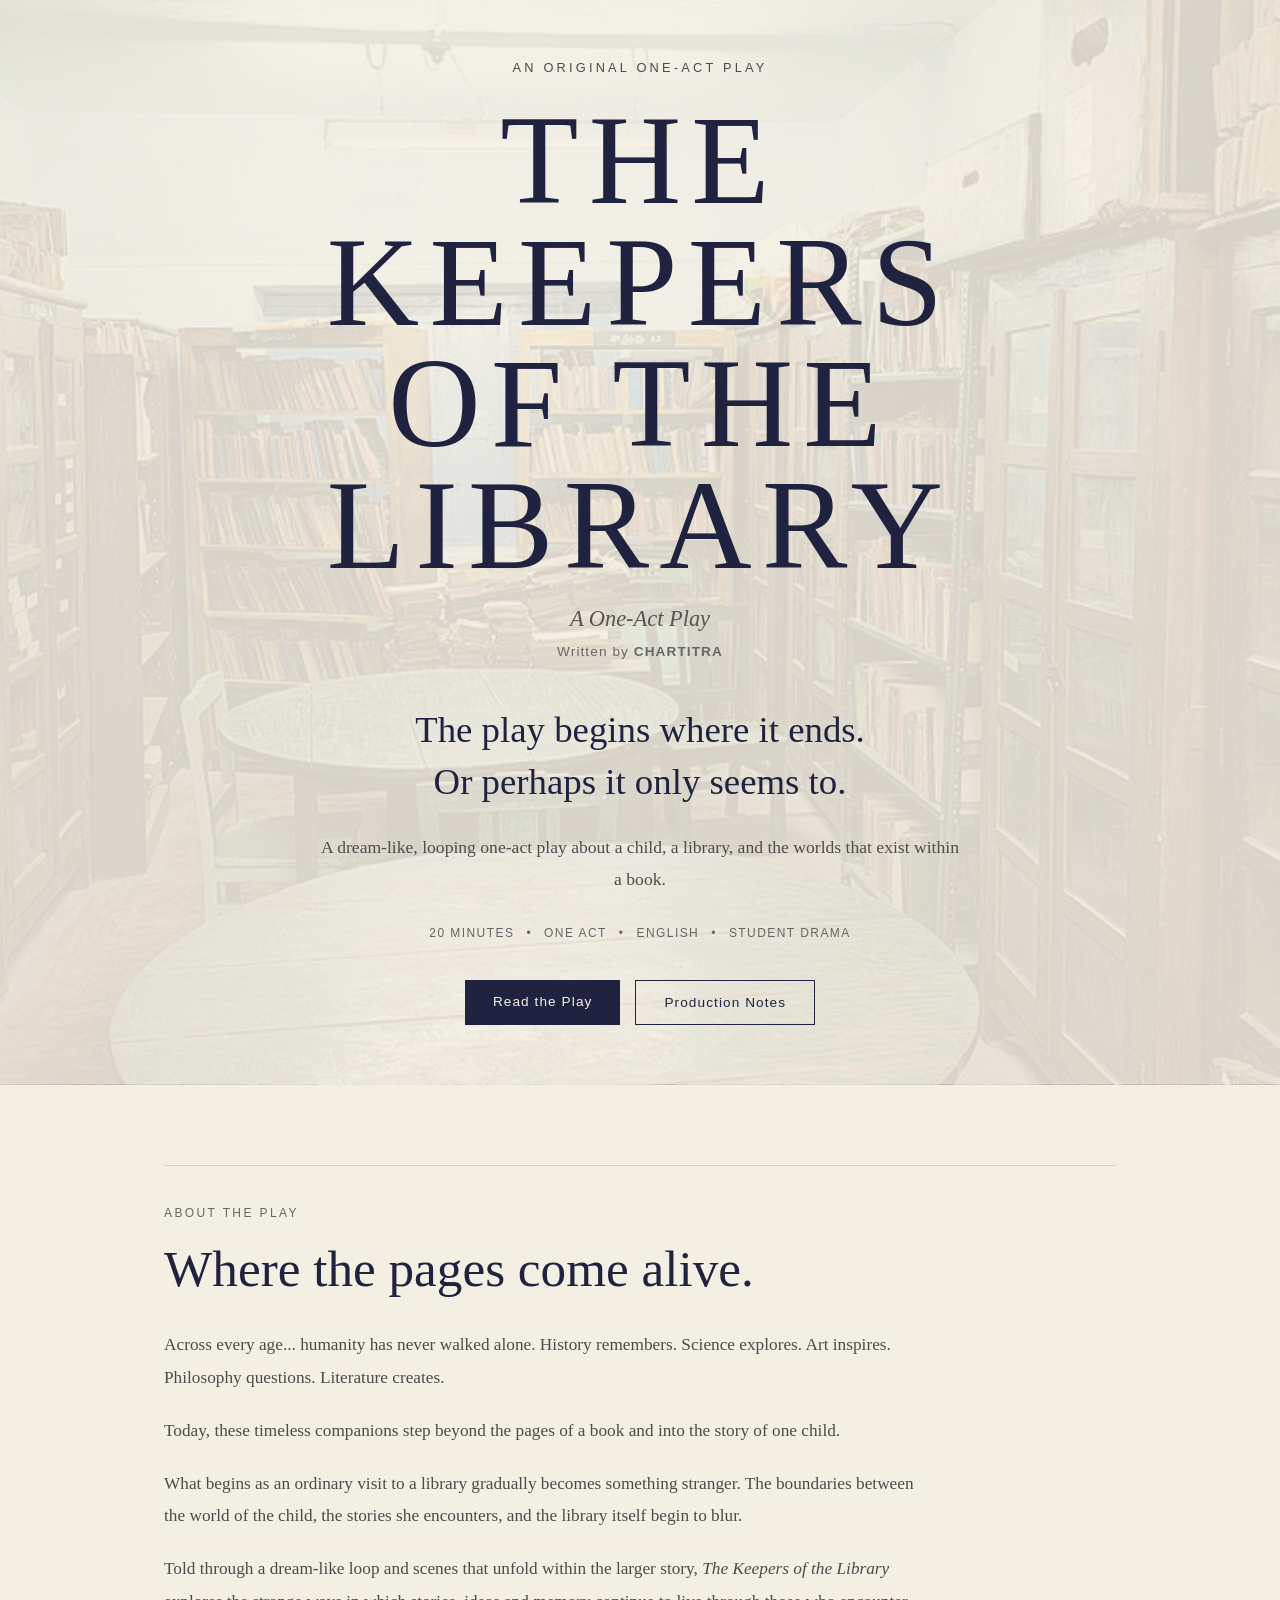
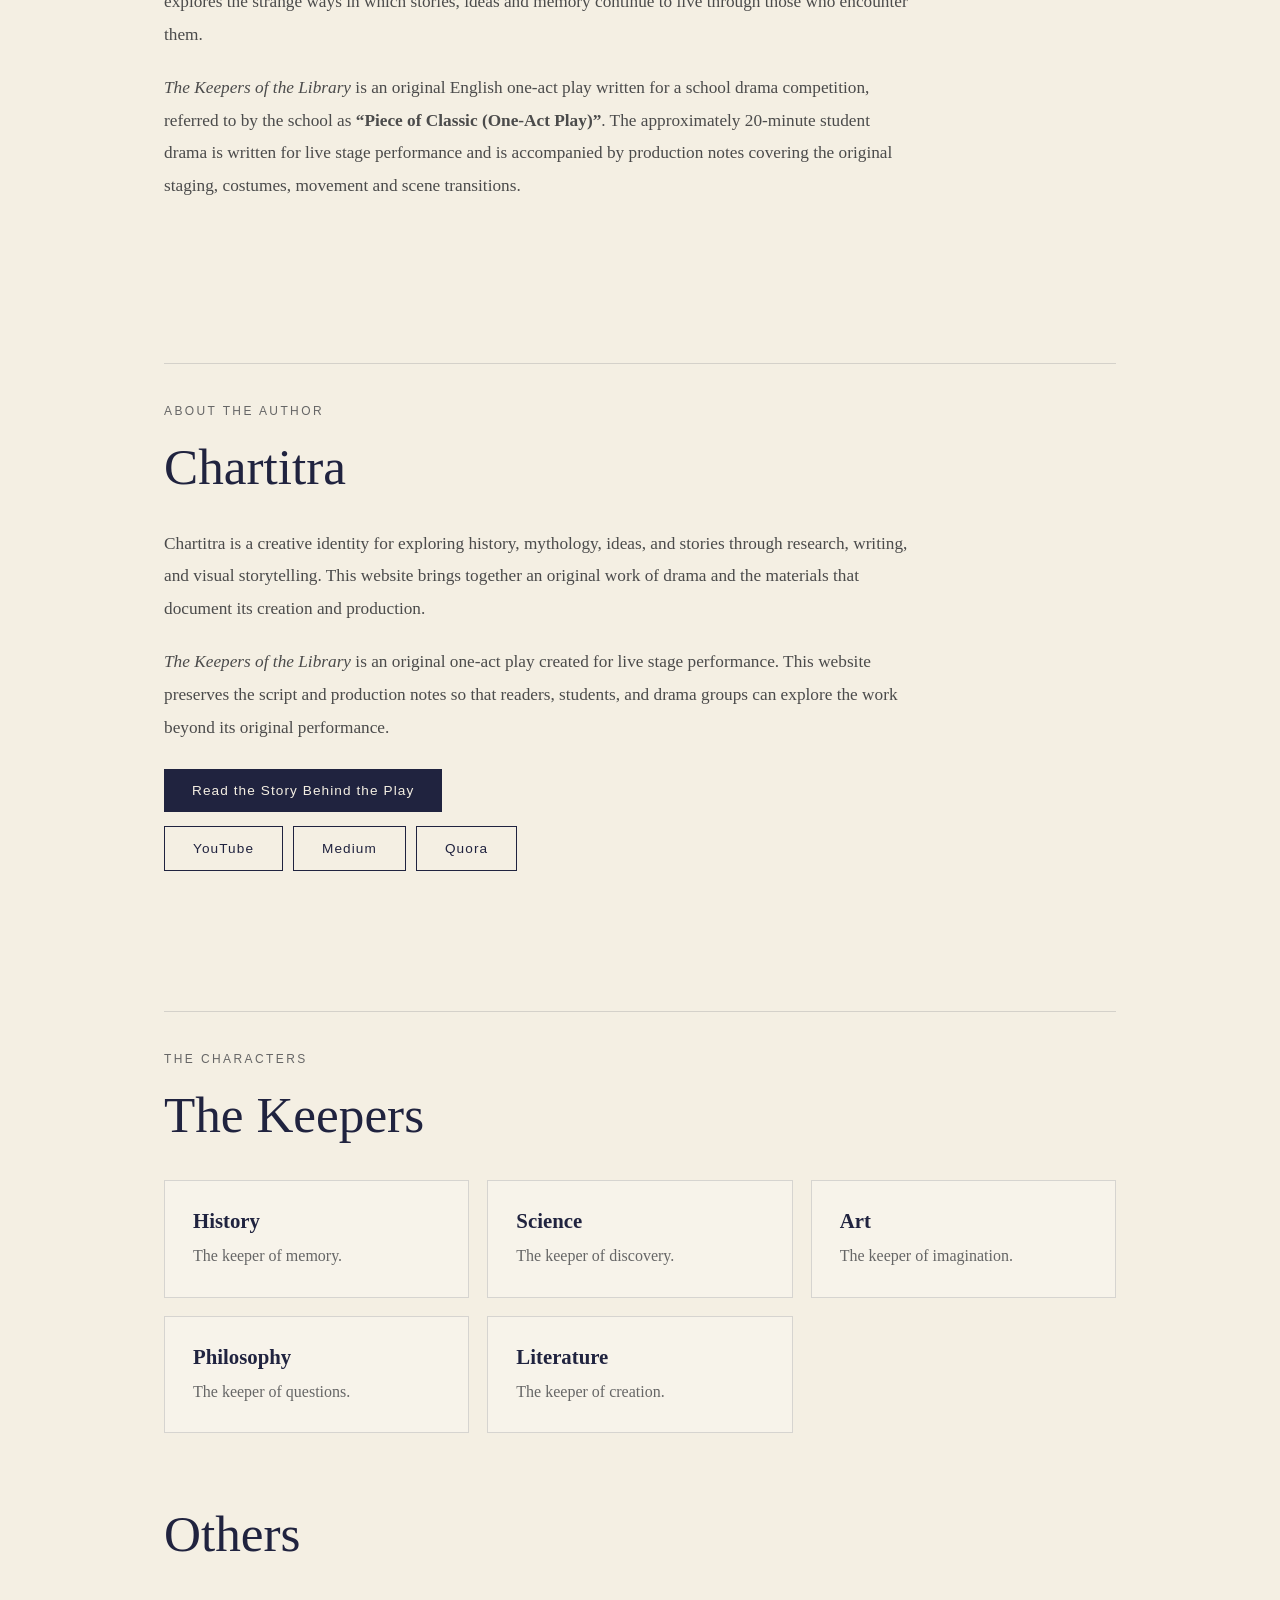
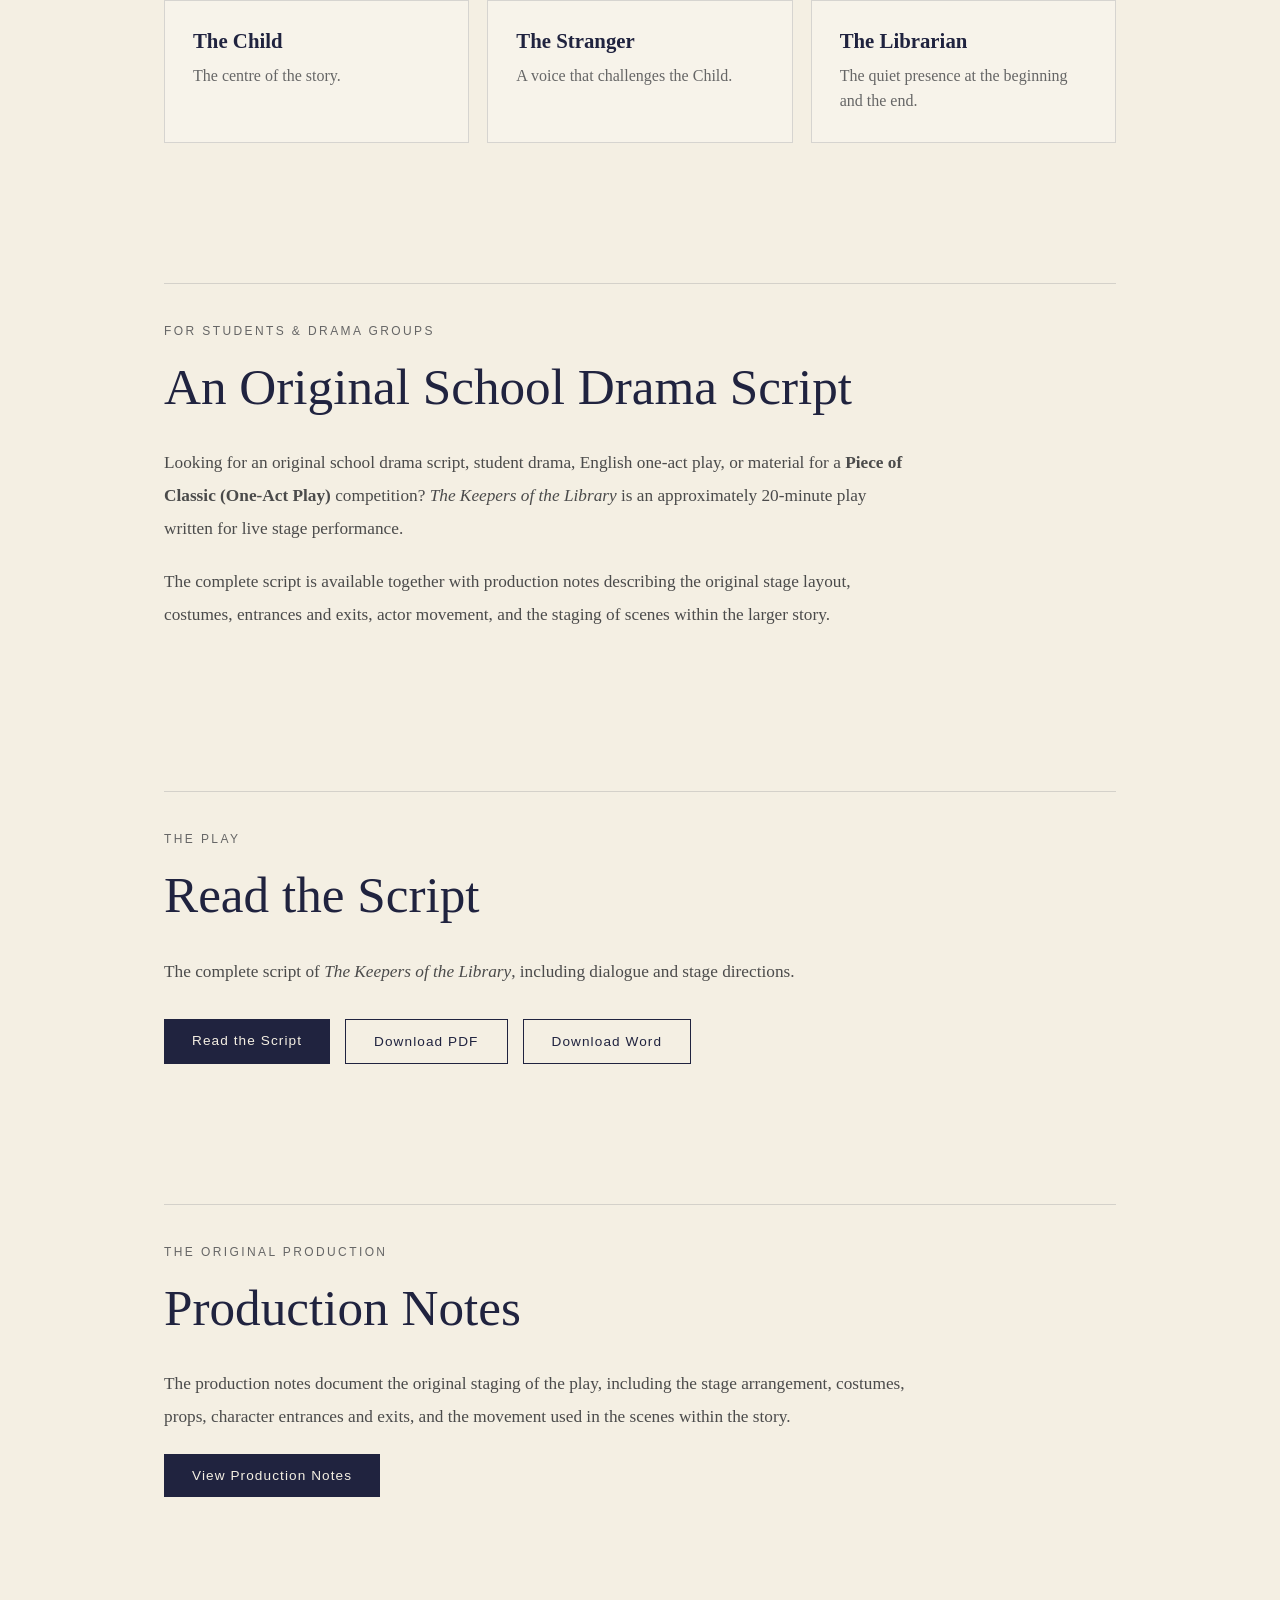
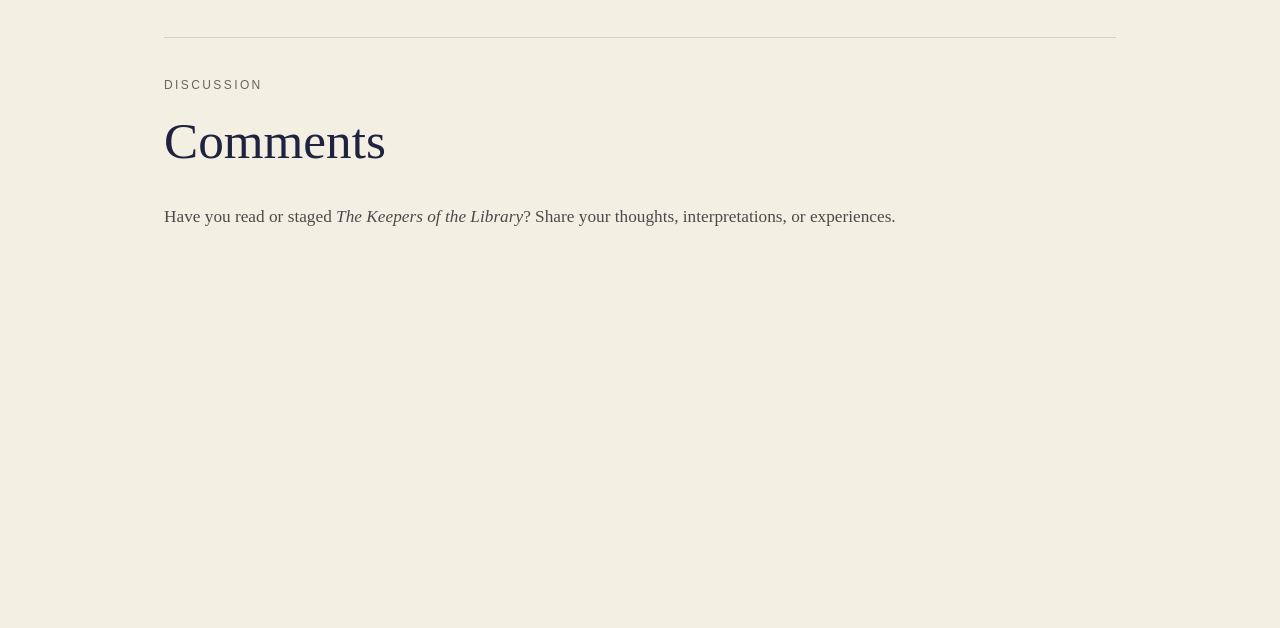
<file: index.html>
<!DOCTYPE html>
<html lang="en">
<head>
    <meta charset="UTF-8">
    <meta name="viewport" content="width=device-width, initial-scale=1.0">

    <title>The Keepers of the Library | Original One-Act Play</title>

   <meta name="description" content="Read The Keepers of the Library, an original English one-act play. Explore the complete script, production notes, staging, and the story behind the play.">
    <script type="application/ld+json">
    {
      "@context": "https://schema.org",
      "@type": "CreativeWork",
      "name": "The Keepers of the Library",
      "author": {
  "@type": "Organization",
  "name": "Chartitra",
  "url": "https://www.youtube.com/@Chartitra"
},
      "description": "An original English one-act play written for student drama.",
      "url": "https://pgn28.github.io/the-library-play/"
    }
    </script>

    <link rel="stylesheet" href="style.css">
</head>

<body>

    <header class="hero">

        <div class="hero-content">

            <p class="eyebrow">AN ORIGINAL ONE-ACT PLAY</p>

            <h1>THE KEEPERS OF THE LIBRARY</h1>

            <p class="subtitle">A One-Act Play</p>
<p class="author">Written by <strong>CHARTITRA</strong></p>

            <p class="tagline">
                The play begins where it ends.<br>
                Or perhaps it only seems to.
            </p>

            <p class="description">
                A dream-like, looping one-act play about a child,
                a library, and the worlds that exist within a book.
            </p>

            <div class="details">
                <span>20 MINUTES</span>
                <span>•</span>
                <span>ONE ACT</span>
                <span>•</span>
                <span>ENGLISH</span>
                <span>•</span>
                <span>STUDENT DRAMA</span>
            </div>

            <div class="hero-buttons">
                <a href="#script" class="button primary">
                    Read the Play
                </a>

                <a href="#production" class="button secondary">
                    Production Notes
                </a>
            </div>

        </div>

    </header>

   <main>

    <section id="about" class="content-section">

        <p class="section-label">ABOUT THE PLAY</p>

        <h2>Where the pages come alive.</h2>

        <p>
            Across every age... humanity has never walked alone.
            History remembers. Science explores. Art inspires.
            Philosophy questions. Literature creates.
        </p>

        <p>
            Today, these timeless companions step beyond the pages
            of a book and into the story of one child.
        </p>

        <p>
            What begins as an ordinary visit to a library gradually
            becomes something stranger. The boundaries between the
            world of the child, the stories she encounters, and the
            library itself begin to blur.
        </p>

        <p>
            Told through a dream-like loop and scenes that unfold
            within the larger story, <em>The Keepers of the Library</em> explores
            the strange ways in which stories, ideas and memory
            continue to live through those who encounter them.
        </p>
        <p>
    <em>The Keepers of the Library</em> is an original English
    one-act play written for a school drama competition, referred
    to by the school as <strong>“Piece of Classic (One-Act Play)”</strong>.
    The approximately 20-minute student drama is written for live
    stage performance and is accompanied by production notes covering
    the original staging, costumes, movement and scene transitions.
</p>

    </section>
       
<section id="author" class="content-section">
    <p class="section-label">ABOUT THE AUTHOR</p>
    <h2>Chartitra</h2>

    <p>
        Chartitra is a creative identity for exploring history,
        mythology, ideas, and stories through research, writing,
        and visual storytelling. This website brings together
        an original work of drama and the materials that document
        its creation and production.
    </p>

    <p>
        <em>The Keepers of the Library</em> is an original
        one-act play created for live stage performance.
        This website preserves the script and production notes
        so that readers, students, and drama groups can explore
        the work beyond its original performance.
    </p>

    <div class="author-links">
        <a href="https://chartitra.medium.com/4b186a186d68"
           class="button primary"
           target="_blank"
           rel="noopener noreferrer">
            Read the Story Behind the Play
        </a>

        <div class="author-social-links">
            <a href="https://www.youtube.com/@Chartitra"
               class="button secondary"
               target="_blank"
               rel="noopener noreferrer">
                YouTube
            </a>

            <a href="https://medium.com/@chartitra"
               class="button secondary"
               target="_blank"
               rel="noopener noreferrer">
                Medium
            </a>

            <a href="https://www.quora.com/profile/Chartitra"
               class="button secondary"
               target="_blank"
               rel="noopener noreferrer">
                Quora
            </a>
        </div>
    </div>
</section>

    <section id="characters" class="content-section">

        <p class="section-label">THE CHARACTERS</p>

        <h2>The Keepers</h2>

        <div class="character-grid">

            <article class="character-card">
                <h3>History</h3>
                <p>The keeper of memory.</p>
            </article>

            <article class="character-card">
                <h3>Science</h3>
                <p>The keeper of discovery.</p>
            </article>

            <article class="character-card">
                <h3>Art</h3>
                <p>The keeper of imagination.</p>
            </article>

            <article class="character-card">
                <h3>Philosophy</h3>
                <p>The keeper of questions.</p>
            </article>

            <article class="character-card">
                <h3>Literature</h3>
                <p>The keeper of creation.</p>
            </article>

        </div>


        <h2 class="secondary-heading">Others</h2>

        <div class="character-grid">

            <article class="character-card">
                <h3>The Child</h3>
                <p>The centre of the story.</p>
            </article>

            <article class="character-card">
                <h3>The Stranger</h3>
                <p>A voice that challenges the Child.</p>
            </article>

            <article class="character-card">
                <h3>The Librarian</h3>
                <p>The quiet presence at the beginning and the end.</p>
            </article>

        </div>

    </section>
<section id="students" class="content-section">

    <p class="section-label">FOR STUDENTS & DRAMA GROUPS</p>

    <h2>An Original School Drama Script</h2>

    <p>
        Looking for an original school drama script, student drama,
        English one-act play, or material for a
        <strong>Piece of Classic (One-Act Play)</strong> competition?
        <em>The Keepers of the Library</em> is an approximately
        20-minute play written for live stage performance.
    </p>

    <p>
        The complete script is available together with production
        notes describing the original stage layout, costumes,
        entrances and exits, actor movement, and the staging of
        scenes within the larger story.
    </p>

</section>

    <section id="script" class="content-section">

        <p class="section-label">THE PLAY</p>

        <h2>Read the Script</h2>

        <p>
            The complete script of <em>The Keepers of the Library</em>, including
            dialogue and stage directions.
        </p>

<div class="download-buttons">

    <a href="read-script.html"
       class="button primary">
        Read the Script
    </a>

    <a href="assets/documents/The-Keepers-of-the-Library-One-Act-Play.pdf"
       class="button secondary"
       target="_blank">
        Download PDF
    </a>

    <a href="assets/documents/The-Keepers-of-the-Library-One-Act-Play.docx"
       class="button secondary"
       download>
        Download Word
    </a>

</div>

    </section>


    <section id="production" class="content-section">

        <p class="section-label">THE ORIGINAL PRODUCTION</p>

        <h2>Production Notes</h2>

        <p>
            The production notes document the original staging of
            the play, including the stage arrangement, costumes,
            props, character entrances and exits, and the movement
            used in the scenes within the story.
        </p>

        <a href="production-notes.html" class="button primary">
            View Production Notes
        </a>

    </section>


    <section id="comments" class="content-section">

        <p class="section-label">DISCUSSION</p>

        <h2>Comments</h2>

        <p>
            Have you read or staged <em>The Keepers of the Library</em>?
            Share your thoughts, interpretations, or experiences.
        </p>

        <!-- Remarkbox -->
        <div id="remarkbox-div">
          <noscript>
            <iframe id="remarkbox-iframe"
                    src="https://my.remarkbox.com/embed?nojs=true&mode=light"
                    style="height:600px;width:100%;border:none!important"
                    tabindex="0"></iframe>
          </noscript>
        </div>

        <script src="https://my.remarkbox.com/static/js/iframe-resizer/iframeResizer.min.js"></script>

        <script>
          var rb_owner_key = "698da224-95b8-11f1-bef5-040140774501";
          var thread_uri = window.location.href;
          var thread_title = window.document.title;
          var thread_fragment = window.location.hash;

          var rb_src = "https://my.remarkbox.com/embed" +
              "?rb_owner_key=" + rb_owner_key +
              "&thread_title=" + encodeURI(thread_title) +
              "&thread_uri=" + encodeURIComponent(thread_uri) +
              "&mode=light" +
              thread_fragment;

          function create_remarkbox_iframe() {
            var ifrm = document.createElement("iframe");
            ifrm.setAttribute("id", "remarkbox-iframe");
            ifrm.setAttribute("scrolling", "no");
            ifrm.setAttribute("src", rb_src);
            ifrm.setAttribute("frameborder", "0");
            ifrm.setAttribute("tabindex", "0");
            ifrm.setAttribute("title", "Remarkbox");
            ifrm.style.width = "100%";
            document.getElementById("remarkbox-div").appendChild(ifrm);
          }

          create_remarkbox_iframe();

          iFrameResize(
            {
              checkOrigin: ["https://my.remarkbox.com"],
              inPageLinks: true,
              initCallback: function(e) {
                e.iFrameResizer.moveToAnchor(thread_fragment);
              }
            },
            document.getElementById("remarkbox-iframe")
          );
        </script>

    </section>

</main>

</body>
</html>
</file>
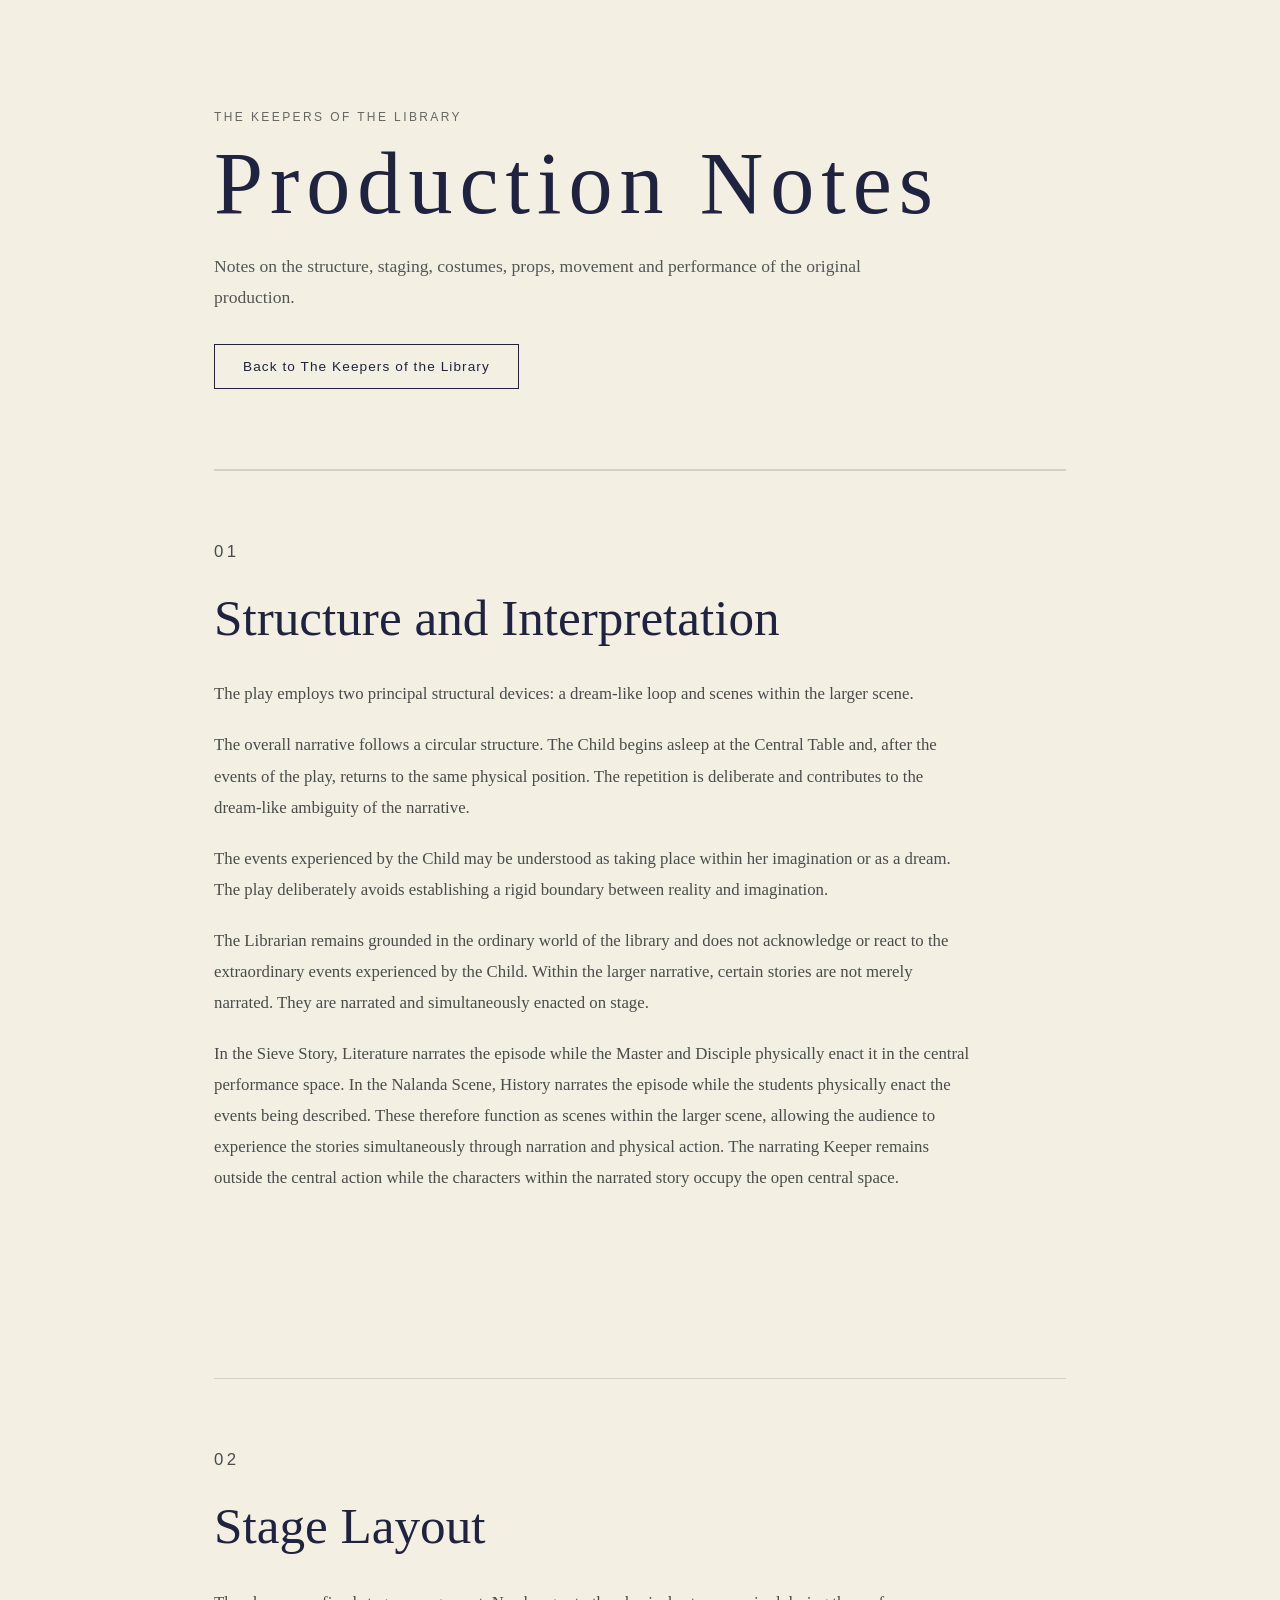
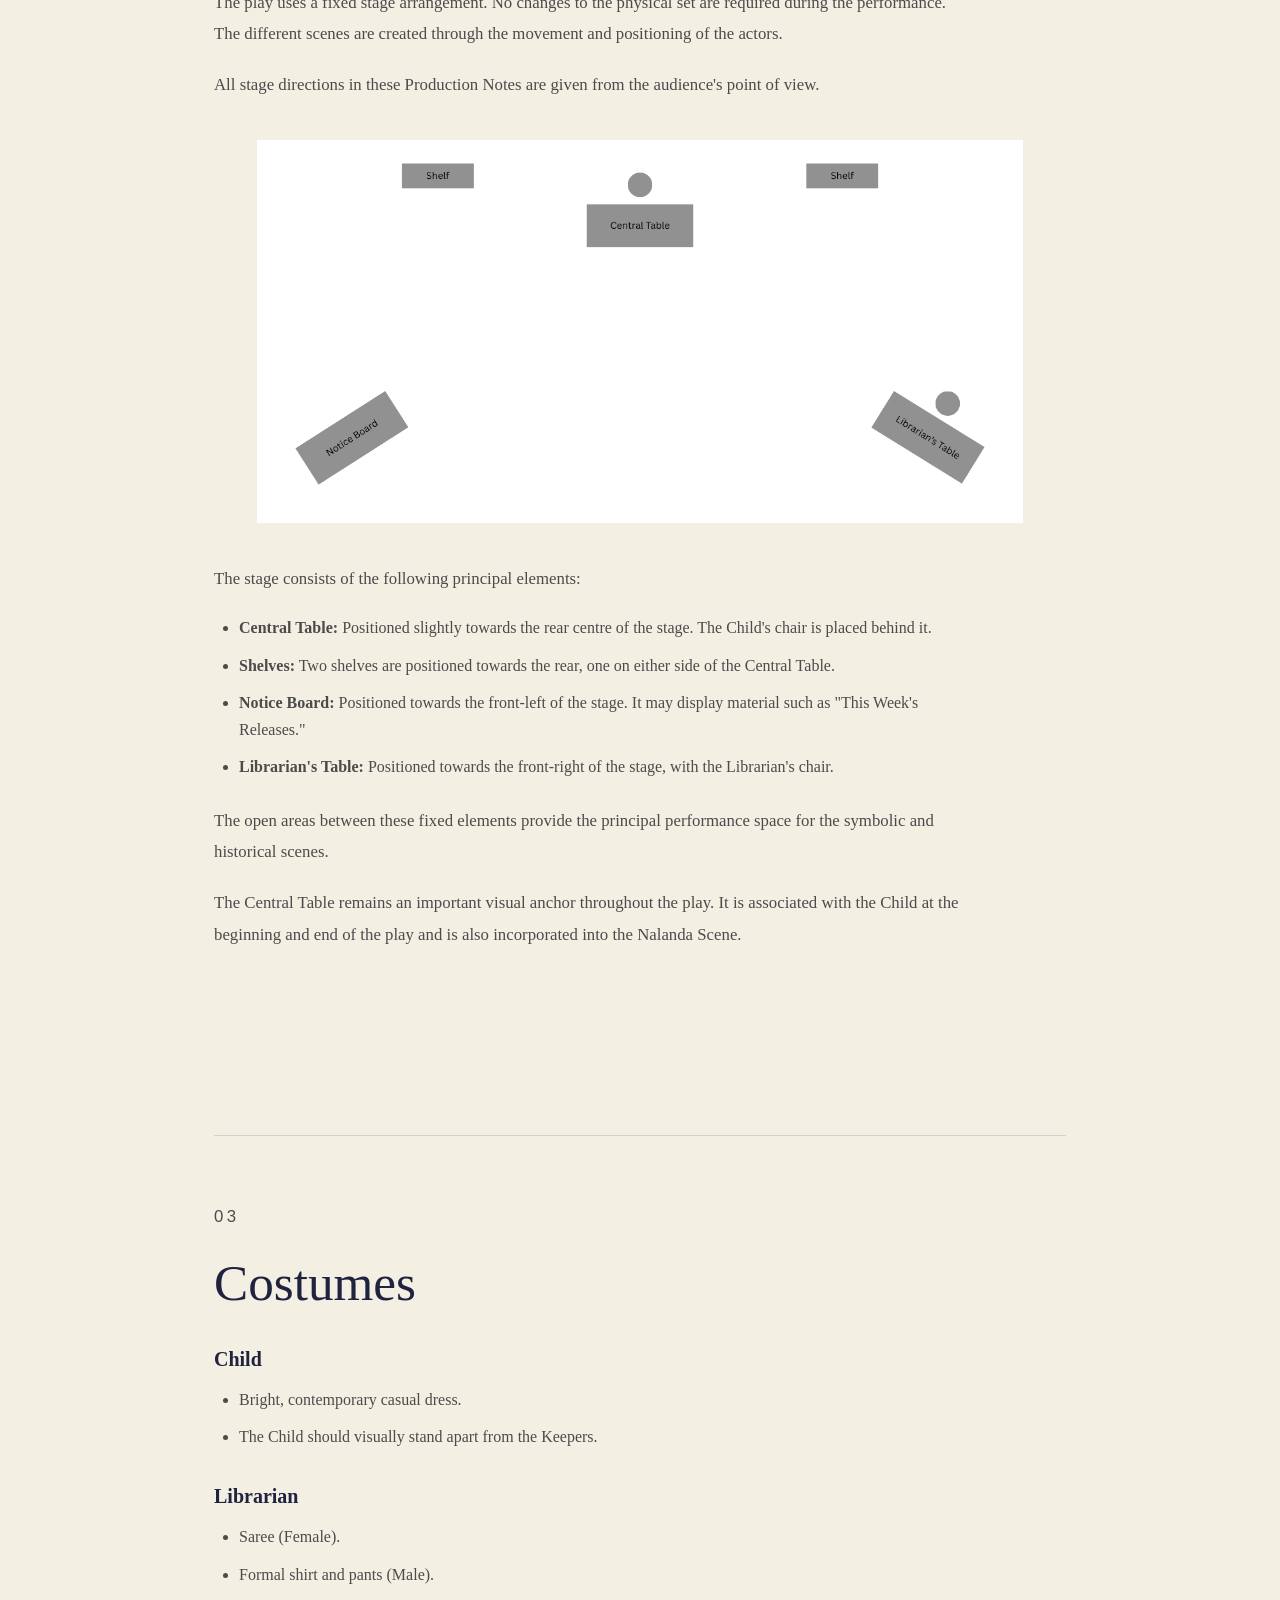
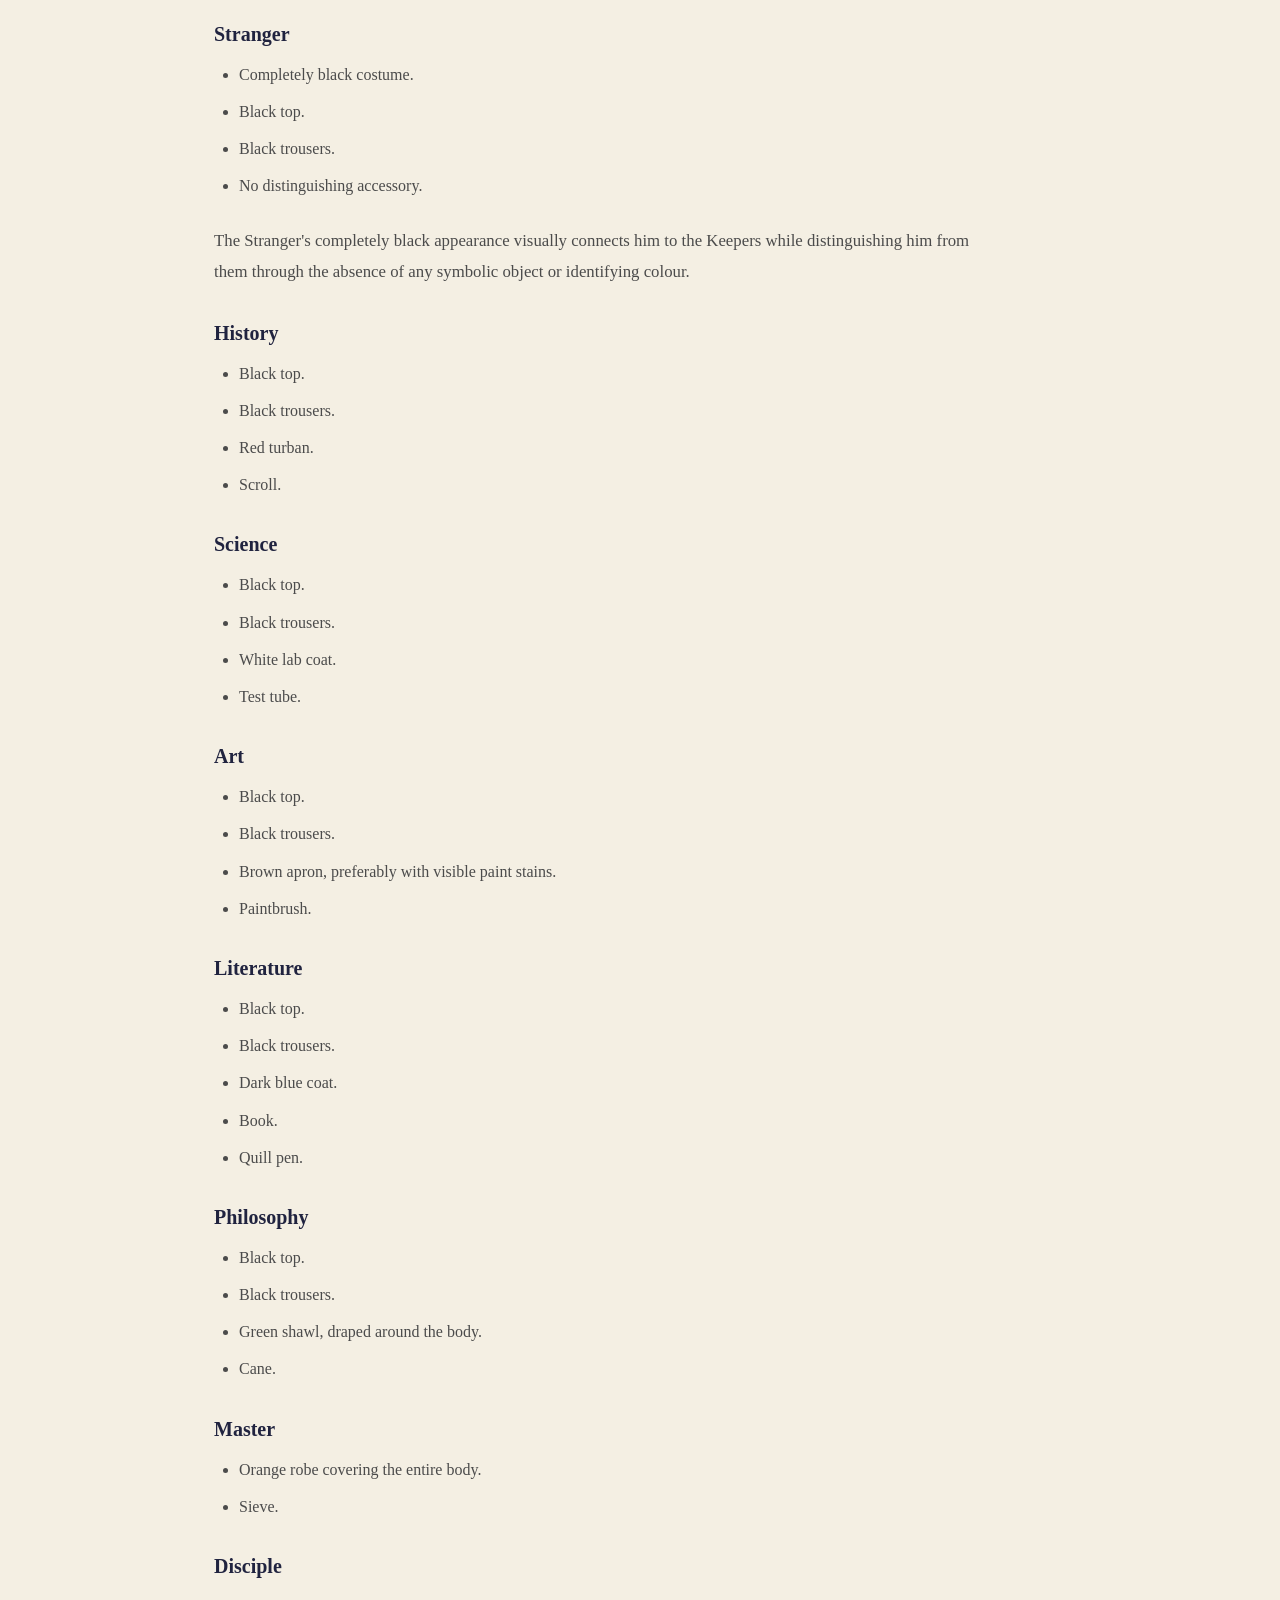
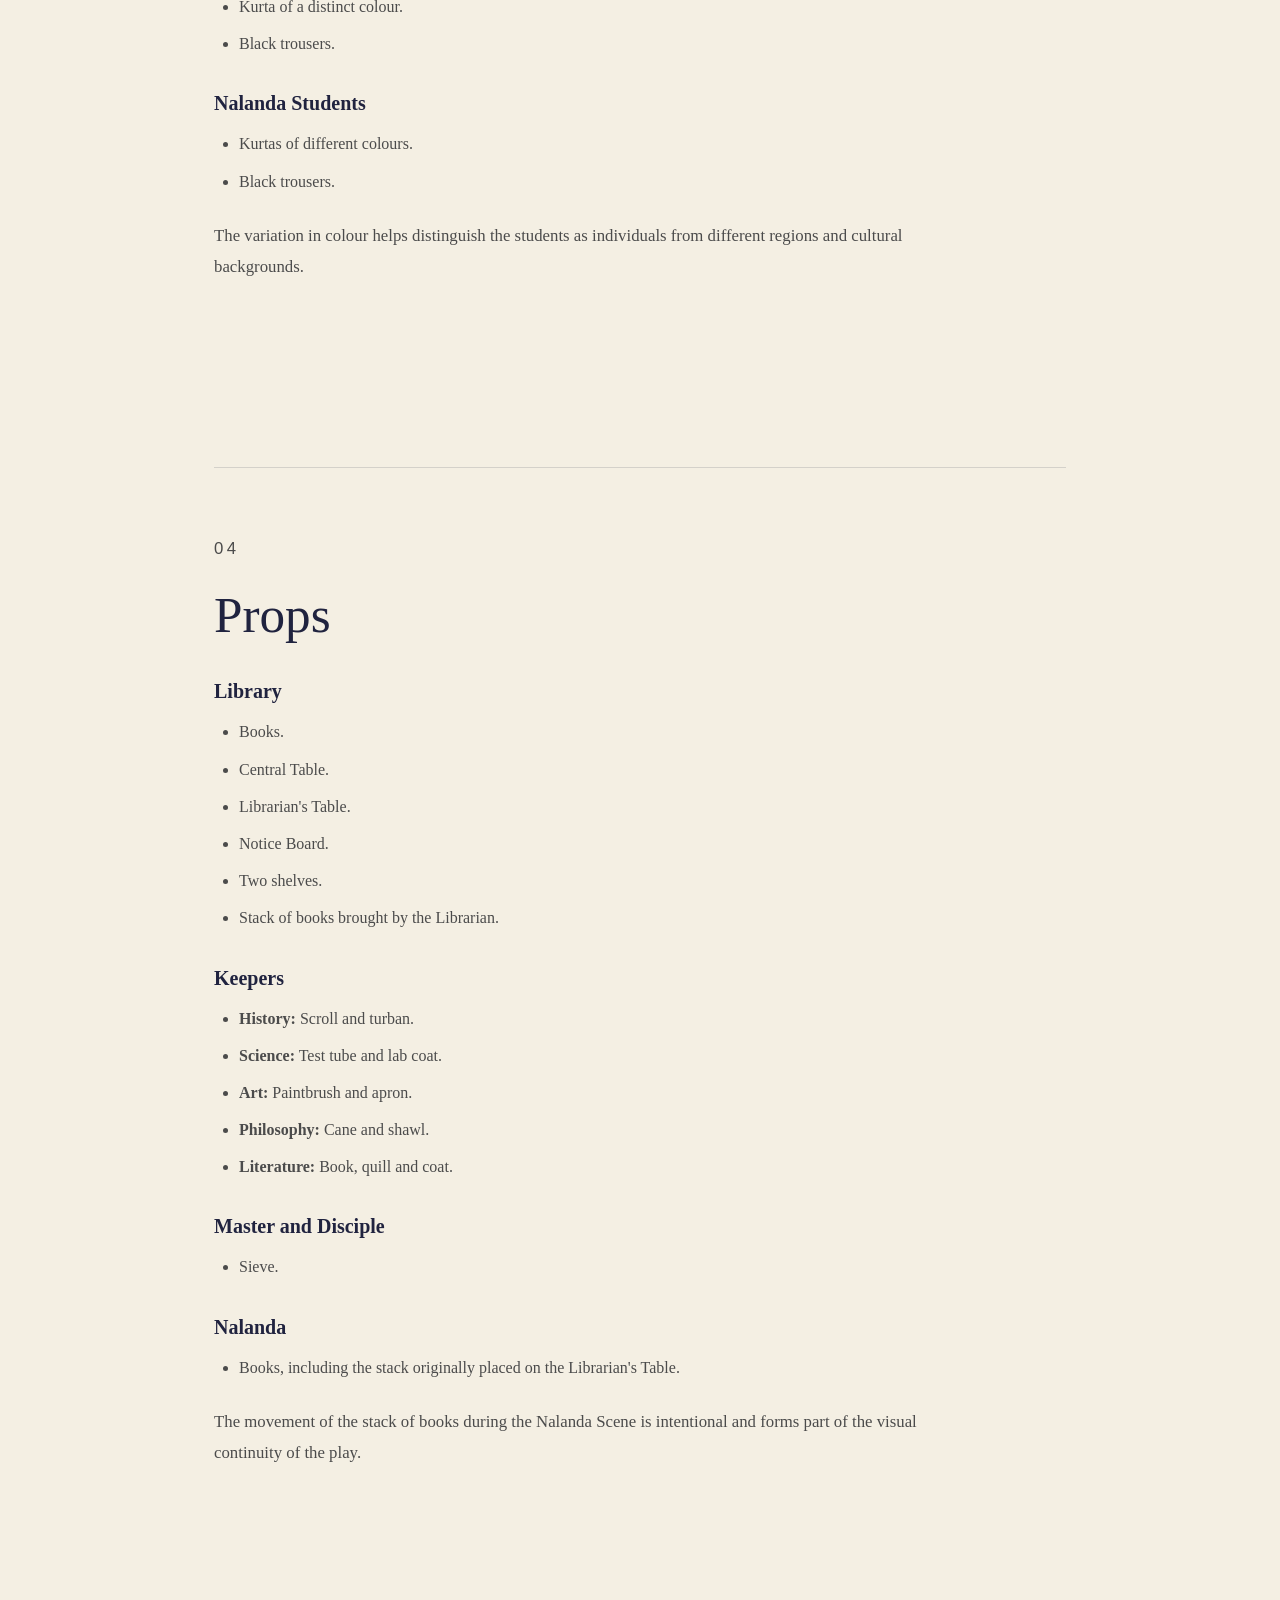
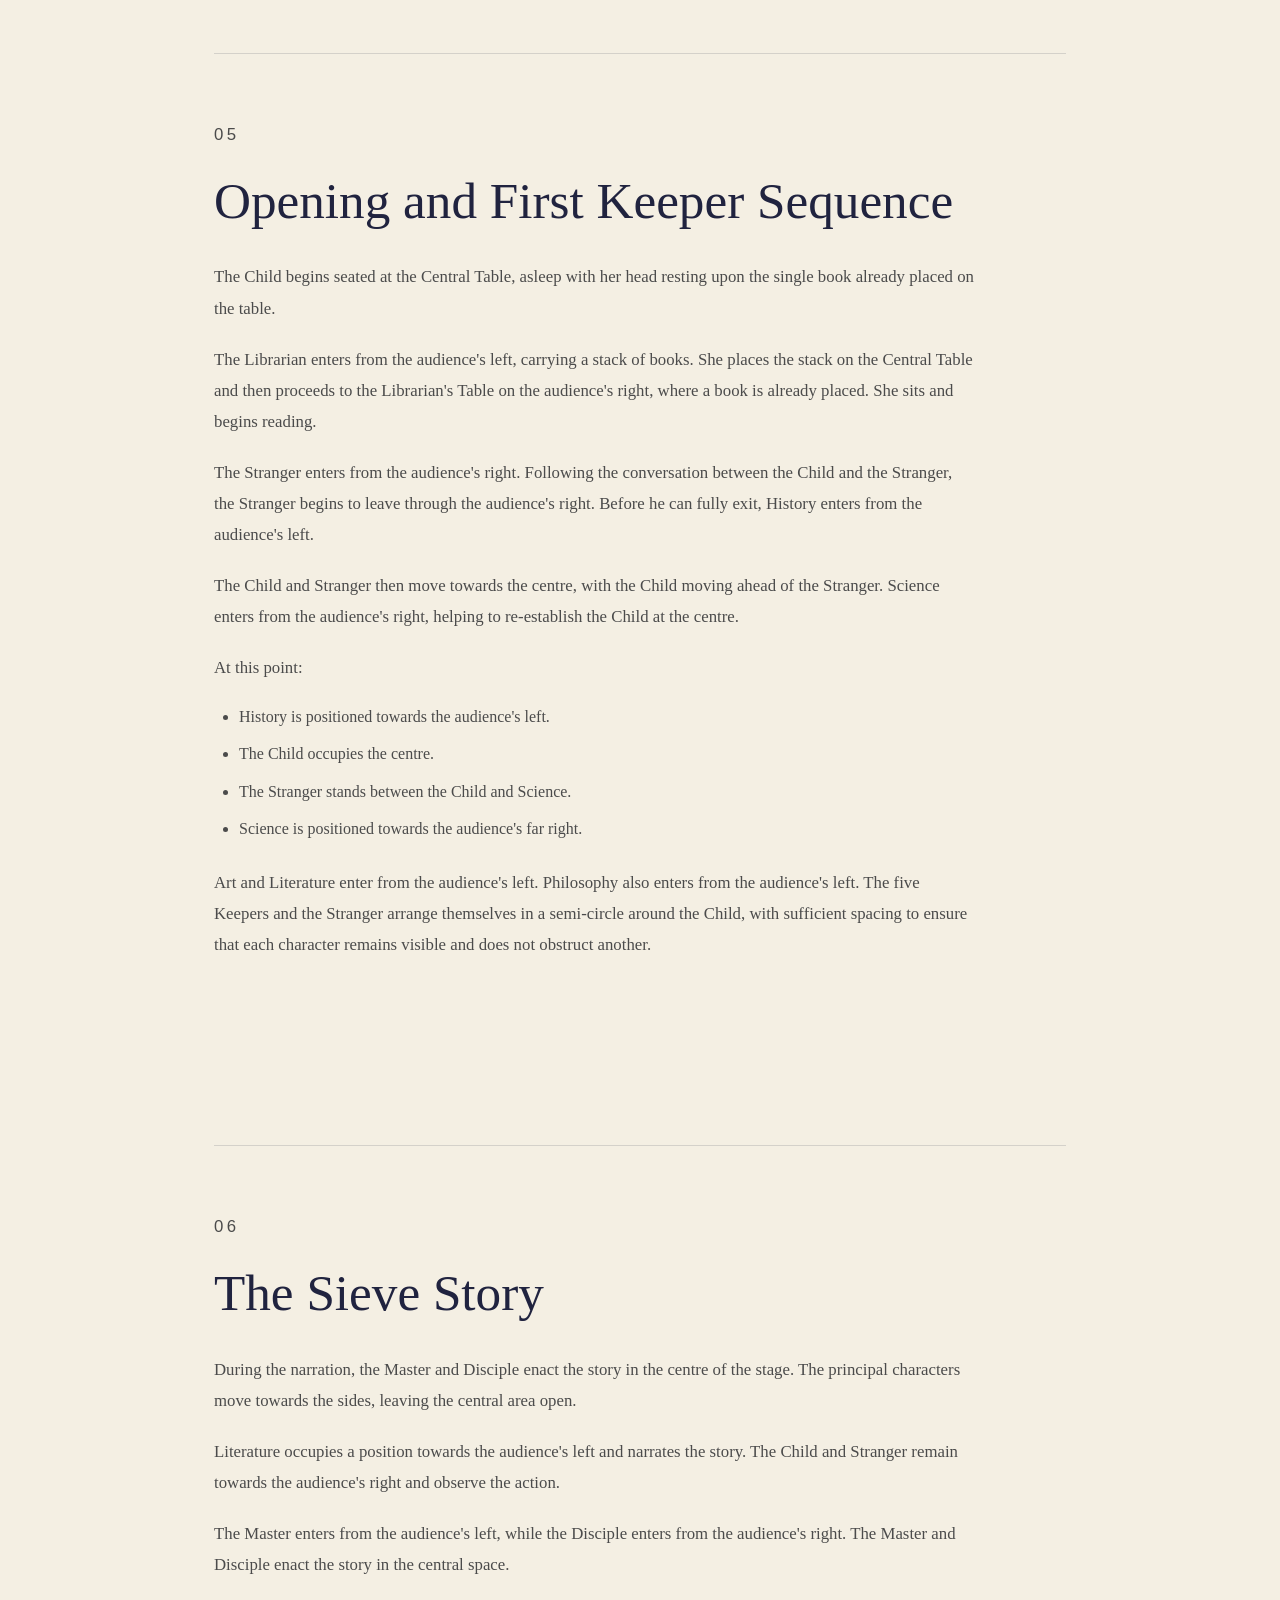
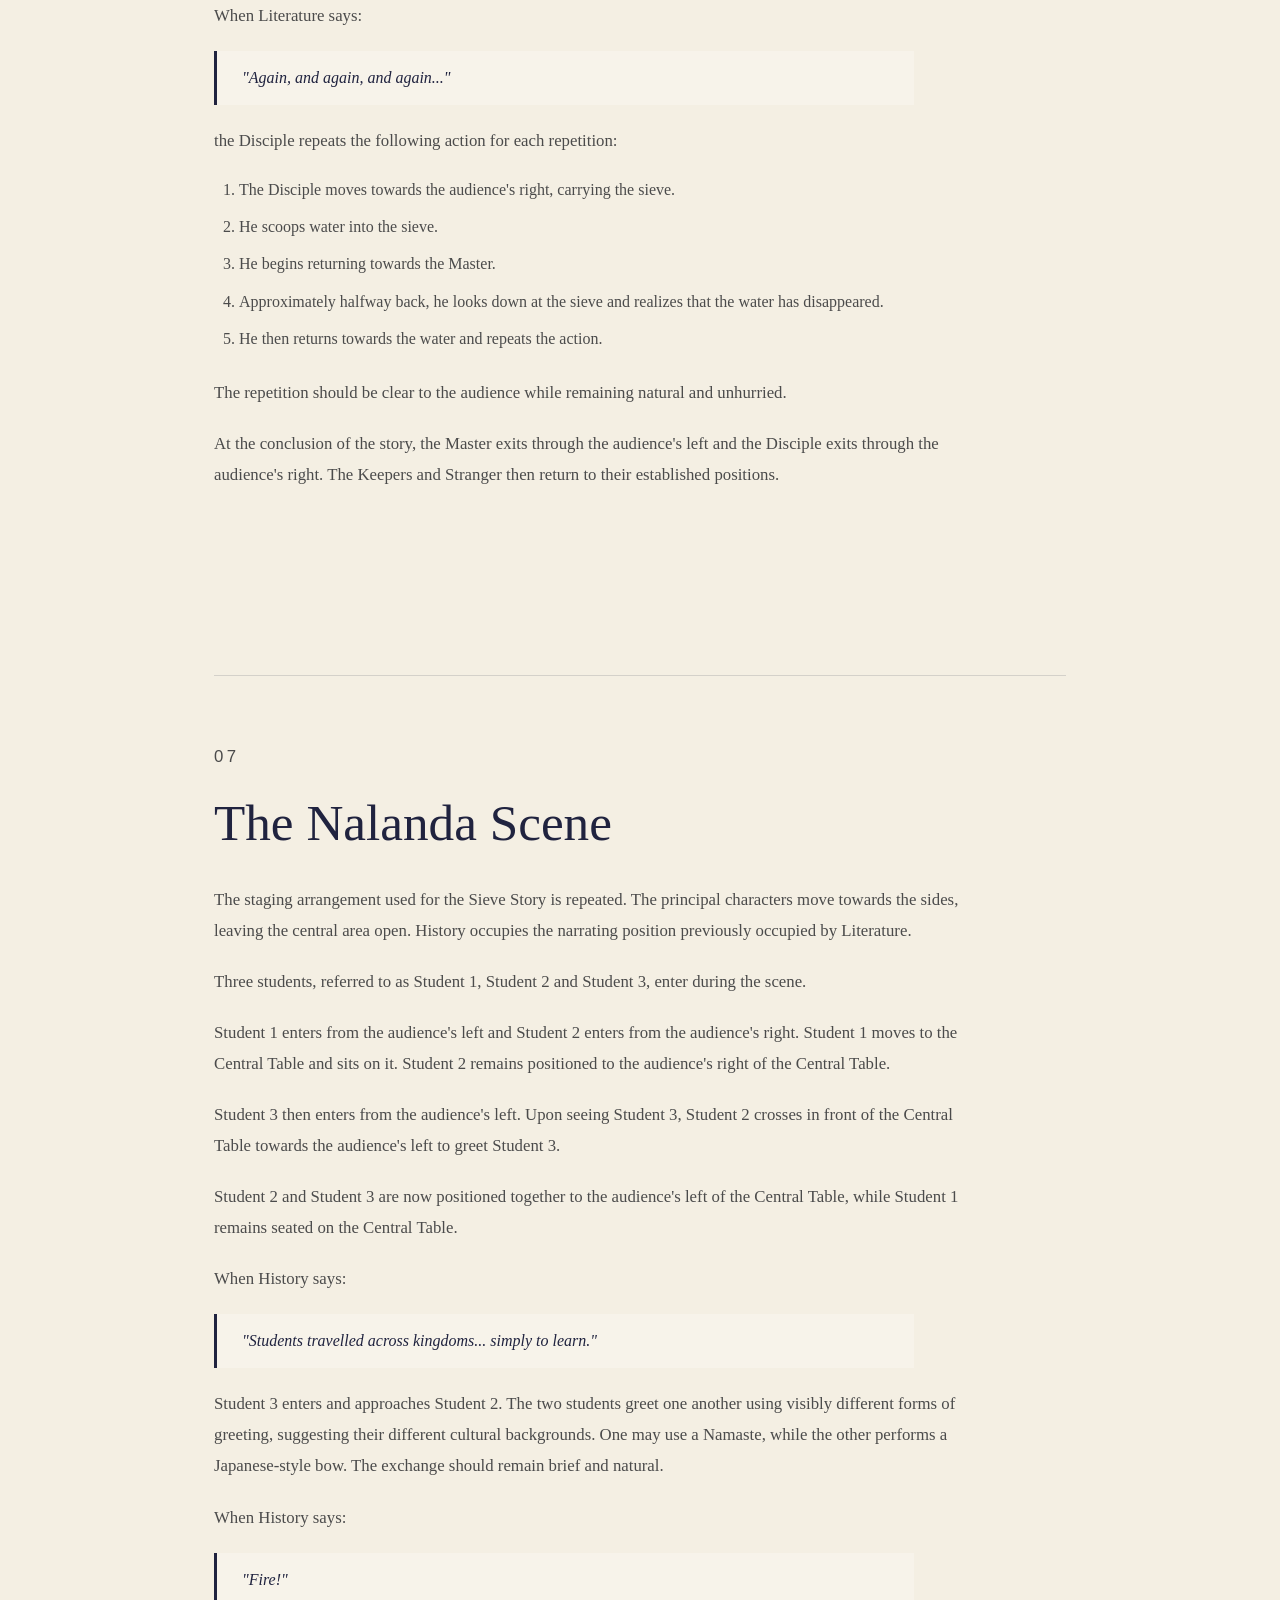
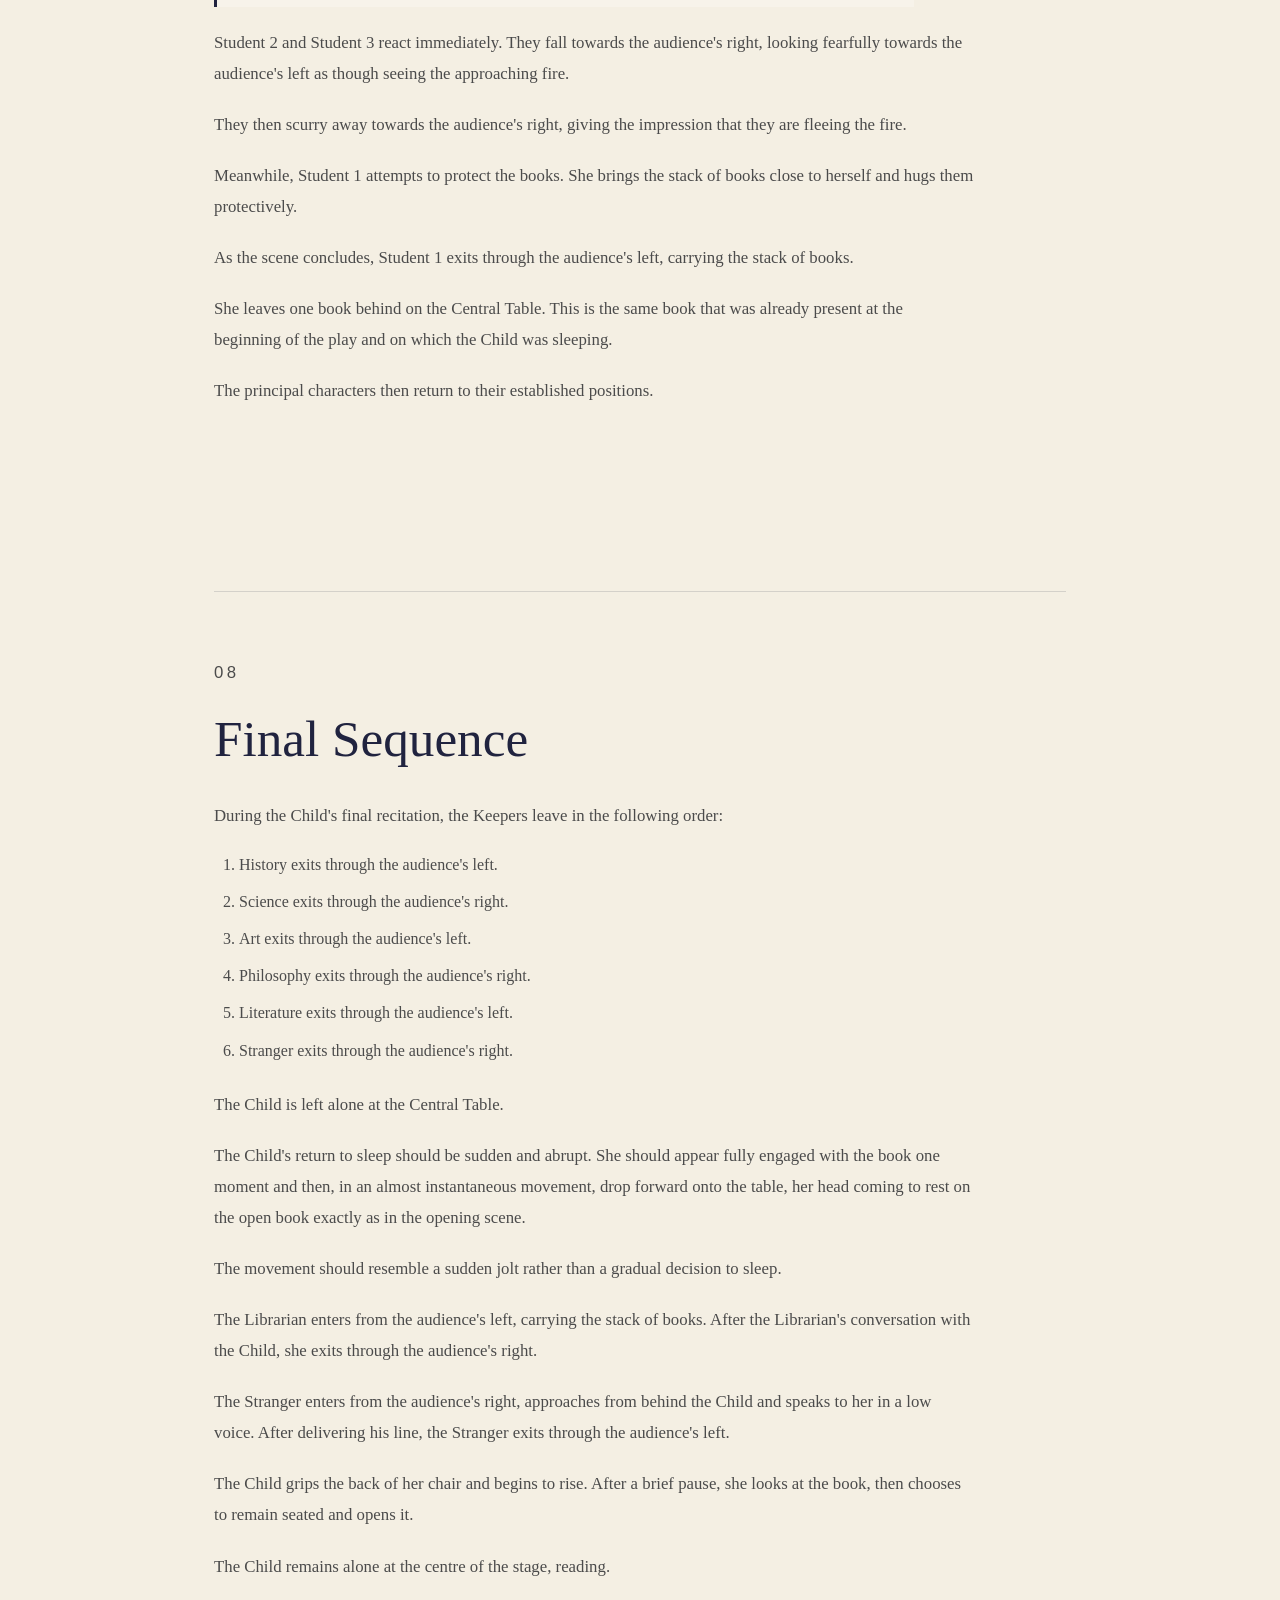
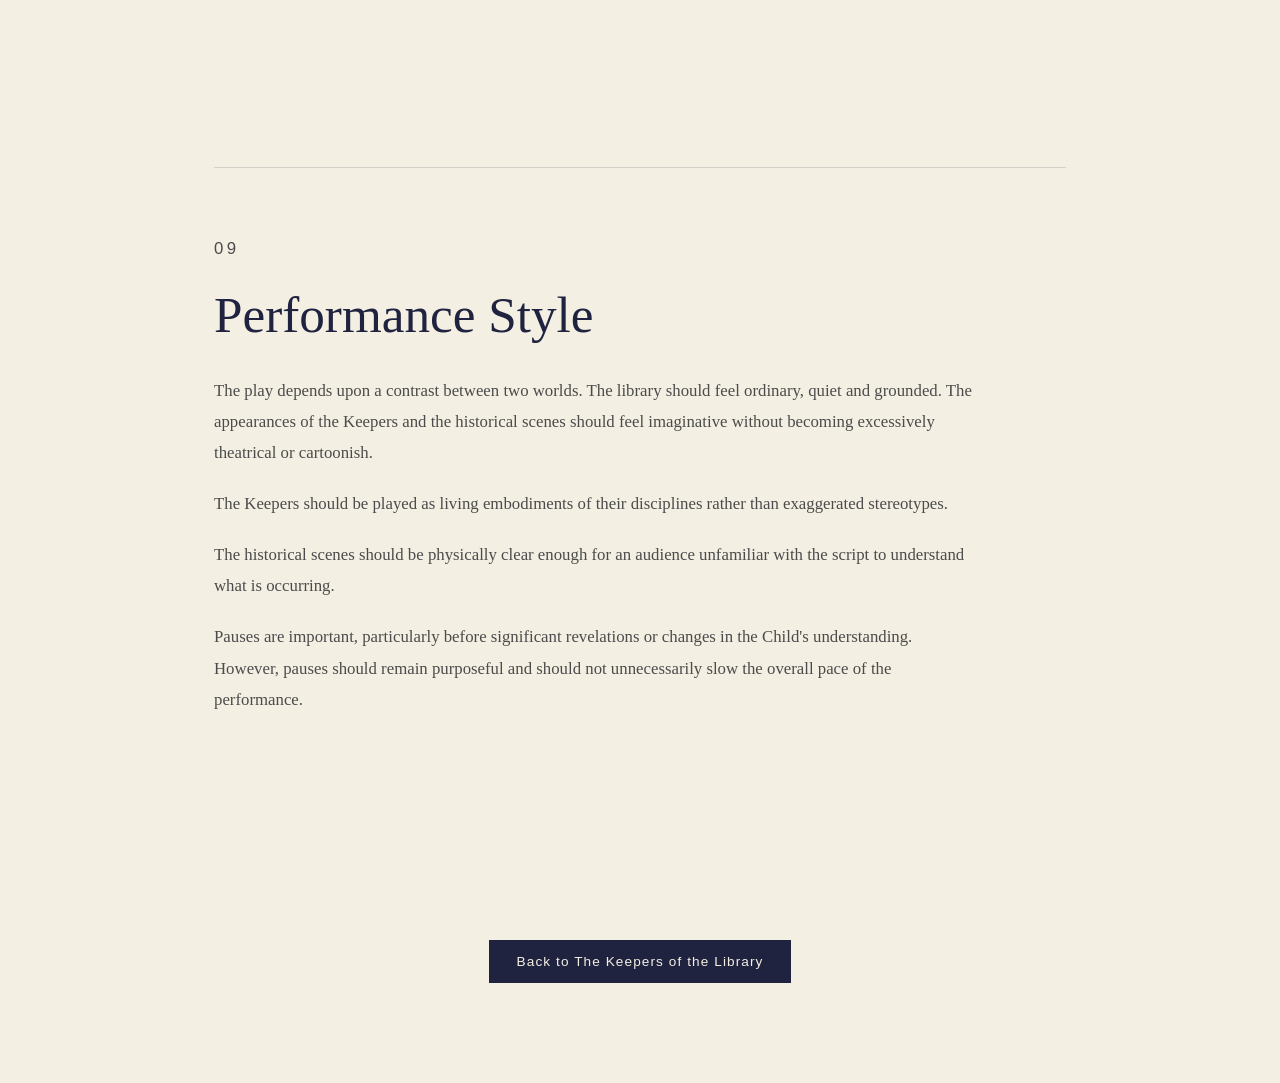
<file: production-notes.html>
<!DOCTYPE html>
<html lang="en">

<head>

    <meta charset="UTF-8">

    <meta name="viewport"
          content="width=device-width, initial-scale=1.0">

   <title>The Keepers of the Library | Production Notes</title>
    <meta name="description" content="Production notes for The Keepers of the Library, including staging, costumes, props, stage layout, character movement, and scene transitions.">
    <link rel="stylesheet" href="style.css">

</head>

<body>

    <main class="production-page">

        <!-- HEADER -->

        <header class="production-header">

            <p class="section-label">THE KEEPERS OF THE LIBRARY</p>

            <h1>Production Notes</h1>

            <p class="production-intro">
                Notes on the structure, staging, costumes, props,
                movement and performance of the original production.
            </p>

            <a href="index.html" class="button secondary">
                Back to The Keepers of the Library
            </a>

        </header>


        <!-- 1. STRUCTURE AND INTERPRETATION -->

        <section class="content-section">

            <p class="section-label">01</p>

            <h2>Structure and Interpretation</h2>

            <p>
                The play employs two principal structural devices:
                a dream-like loop and scenes within the larger scene.
            </p>

            <p>
                The overall narrative follows a circular structure.
                The Child begins asleep at the Central Table and,
                after the events of the play, returns to the same
                physical position. The repetition is deliberate and
                contributes to the dream-like ambiguity of the narrative.
            </p>

            <p>
                The events experienced by the Child may be understood
                as taking place within her imagination or as a dream.
                The play deliberately avoids establishing a rigid
                boundary between reality and imagination.
            </p>

            <p>
                The Librarian remains grounded in the ordinary world
                of the library and does not acknowledge or react to
                the extraordinary events experienced by the Child.
                Within the larger narrative, certain stories are not
                merely narrated. They are narrated and simultaneously
                enacted on stage.
            </p>

            <p>
                In the Sieve Story, Literature narrates the episode
                while the Master and Disciple physically enact it in
                the central performance space. In the Nalanda Scene,
                History narrates the episode while the students
                physically enact the events being described. These
                therefore function as scenes within the larger scene,
                allowing the audience to experience the stories
                simultaneously through narration and physical action.
                The narrating Keeper remains outside the central action
                while the characters within the narrated story occupy
                the open central space.
            </p>

        </section>


        <!-- 2. STAGE LAYOUT -->

        <section class="content-section">

            <p class="section-label">02</p>

            <h2>Stage Layout</h2>

            <p>
                The play uses a fixed stage arrangement. No changes
                to the physical set are required during the performance.
                The different scenes are created through the movement
                and positioning of the actors.
            </p>

            <p>
                All stage directions in these Production Notes are
                given from the audience's point of view.
            </p>
            <div class="stage-layout-image">
    <img src="assets/images/stage-layout.png"
         alt="Stage layout of The Keepers of the Library">
</div>

            <p>
                The stage consists of the following principal elements:
            </p>

            <ul>

                <li>
                    <strong>Central Table:</strong>
                    Positioned slightly towards the rear centre of
                    the stage. The Child's chair is placed behind it.
                </li>

                <li>
                    <strong>Shelves:</strong>
                    Two shelves are positioned towards the rear,
                    one on either side of the Central Table.
                </li>

                <li>
                    <strong>Notice Board:</strong>
                    Positioned towards the front-left of the stage.
                    It may display material such as
                    "This Week's Releases."
                </li>

                <li>
                    <strong>Librarian's Table:</strong>
                    Positioned towards the front-right of the stage,
                    with the Librarian's chair.
                </li>

            </ul>

            <p>
                The open areas between these fixed elements provide
                the principal performance space for the symbolic and
                historical scenes.
            </p>

            <p>
                The Central Table remains an important visual anchor
                throughout the play. It is associated with the Child
                at the beginning and end of the play and is also
                incorporated into the Nalanda Scene.
            </p>

        </section>


        <!-- 3. COSTUMES -->

        <section class="content-section">

            <p class="section-label">03</p>

            <h2>Costumes</h2>


            <h3>Child</h3>

            <ul>
                <li>Bright, contemporary casual dress.</li>

                <li>
                    The Child should visually stand apart from
                    the Keepers.
                </li>
            </ul>


           <h3>Librarian</h3>

<ul>
    <li>Saree (Female).</li>
    <li>Formal shirt and pants (Male).</li>
</ul>


            <h3>Stranger</h3>

            <ul>
                <li>Completely black costume.</li>
                <li>Black top.</li>
                <li>Black trousers.</li>
                <li>No distinguishing accessory.</li>
            </ul>

            <p>
                The Stranger's completely black appearance visually
                connects him to the Keepers while distinguishing him
                from them through the absence of any symbolic object
                or identifying colour.
            </p>


            <h3>History</h3>

            <ul>
                <li>Black top.</li>
                <li>Black trousers.</li>
                <li>Red turban.</li>
                <li>Scroll.</li>
            </ul>


            <h3>Science</h3>

            <ul>
                <li>Black top.</li>
                <li>Black trousers.</li>
                <li>White lab coat.</li>
                <li>Test tube.</li>
            </ul>


            <h3>Art</h3>

            <ul>
                <li>Black top.</li>
                <li>Black trousers.</li>
                <li>Brown apron, preferably with visible paint stains.</li>
                <li>Paintbrush.</li>
            </ul>


            <h3>Literature</h3>

            <ul>
                <li>Black top.</li>
                <li>Black trousers.</li>
                <li>Dark blue coat.</li>
                <li>Book.</li>
                <li>Quill pen.</li>
            </ul>


            <h3>Philosophy</h3>

            <ul>
                <li>Black top.</li>
                <li>Black trousers.</li>
                <li>Green shawl, draped around the body.</li>
                <li>Cane.</li>
            </ul>


            <h3>Master</h3>

            <ul>
                <li>Orange robe covering the entire body.</li>
                <li>Sieve.</li>
            </ul>


            <h3>Disciple</h3>

            <ul>
                <li>Kurta of a distinct colour.</li>
                <li>Black trousers.</li>
            </ul>


            <h3>Nalanda Students</h3>

            <ul>
                <li>Kurtas of different colours.</li>
                <li>Black trousers.</li>
            </ul>

            <p>
                The variation in colour helps distinguish the students
                as individuals from different regions and cultural
                backgrounds.
            </p>

        </section>


        <!-- 4. PROPS -->

        <section class="content-section">

            <p class="section-label">04</p>

            <h2>Props</h2>


            <h3>Library</h3>

            <ul>
                <li>Books.</li>
                <li>Central Table.</li>
                <li>Librarian's Table.</li>
                <li>Notice Board.</li>
                <li>Two shelves.</li>
                <li>Stack of books brought by the Librarian.</li>
            </ul>


            <h3>Keepers</h3>

            <ul>
                <li><strong>History:</strong> Scroll and turban.</li>
                <li><strong>Science:</strong> Test tube and lab coat.</li>
                <li><strong>Art:</strong> Paintbrush and apron.</li>
                <li><strong>Philosophy:</strong> Cane and shawl.</li>
                <li><strong>Literature:</strong> Book, quill and coat.</li>
            </ul>


            <h3>Master and Disciple</h3>

            <ul>
                <li>Sieve.</li>
            </ul>


            <h3>Nalanda</h3>

            <ul>
                <li>
                    Books, including the stack originally placed on
                    the Librarian's Table.
                </li>
            </ul>

            <p>
                The movement of the stack of books during the Nalanda
                Scene is intentional and forms part of the visual
                continuity of the play.
            </p>

        </section>


        <!-- 5. OPENING AND FIRST KEEPER SEQUENCE -->

        <section class="content-section">

            <p class="section-label">05</p>

            <h2>Opening and First Keeper Sequence</h2>

            <p>
                The Child begins seated at the Central Table, asleep
                with her head resting upon the single book already
                placed on the table.
            </p>

            <p>
                The Librarian enters from the audience's left,
                carrying a stack of books. She places the stack on
                the Central Table and then proceeds to the Librarian's
                Table on the audience's right, where a book is already
                placed. She sits and begins reading.
            </p>

            <p>
                The Stranger enters from the audience's right.
                Following the conversation between the Child and the
                Stranger, the Stranger begins to leave through the
                audience's right. Before he can fully exit, History
                enters from the audience's left.
            </p>

            <p>
                The Child and Stranger then move towards the centre,
                with the Child moving ahead of the Stranger. Science
                enters from the audience's right, helping to
                re-establish the Child at the centre.
            </p>

            <p>
                At this point:
            </p>

            <ul>
                <li>History is positioned towards the audience's left.</li>

                <li>The Child occupies the centre.</li>

                <li>
                    The Stranger stands between the Child and Science.
                </li>

                <li>
                    Science is positioned towards the audience's
                    far right.
                </li>
            </ul>

            <p>
                Art and Literature enter from the audience's left.
                Philosophy also enters from the audience's left.
                The five Keepers and the Stranger arrange themselves
                in a semi-circle around the Child, with sufficient
                spacing to ensure that each character remains visible
                and does not obstruct another.
            </p>

        </section>


        <!-- 6. SIEVE STORY -->

        <section class="content-section">

            <p class="section-label">06</p>

            <h2>The Sieve Story</h2>

            <p>
                During the narration, the Master and Disciple enact
                the story in the centre of the stage. The principal
                characters move towards the sides, leaving the central
                area open.
            </p>

            <p>
                Literature occupies a position towards the audience's
                left and narrates the story. The Child and Stranger
                remain towards the audience's right and observe the
                action.
            </p>

            <p>
                The Master enters from the audience's left, while the
                Disciple enters from the audience's right. The Master
                and Disciple enact the story in the central space.
            </p>

            <p>
                When Literature says:
            </p>

            <blockquote>
                "Again, and again, and again..."
            </blockquote>

            <p>
                the Disciple repeats the following action for each
                repetition:
            </p>

            <ol>
                <li>
                    The Disciple moves towards the audience's right,
                    carrying the sieve.
                </li>

                <li>
                    He scoops water into the sieve.
                </li>

                <li>
                    He begins returning towards the Master.
                </li>

                <li>
                    Approximately halfway back, he looks down at
                    the sieve and realizes that the water has
                    disappeared.
                </li>

                <li>
                    He then returns towards the water and repeats
                    the action.
                </li>
            </ol>

            <p>
                The repetition should be clear to the audience while
                remaining natural and unhurried.
            </p>

            <p>
                At the conclusion of the story, the Master exits
                through the audience's left and the Disciple exits
                through the audience's right. The Keepers and Stranger
                then return to their established positions.
            </p>

        </section>


        <!-- 7. NALANDA SCENE -->

        <section class="content-section">

            <p class="section-label">07</p>

            <h2>The Nalanda Scene</h2>

            <p>
                The staging arrangement used for the Sieve Story is
                repeated. The principal characters move towards the
                sides, leaving the central area open. History occupies
                the narrating position previously occupied by Literature.
            </p>

            <p>
                Three students, referred to as Student 1, Student 2
                and Student 3, enter during the scene.
            </p>

            <p>
                Student 1 enters from the audience's left and Student 2
                enters from the audience's right. Student 1 moves to
                the Central Table and sits on it. Student 2 remains
                positioned to the audience's right of the Central Table.
            </p>

            <p>
                Student 3 then enters from the audience's left.
                Upon seeing Student 3, Student 2 crosses in front of
                the Central Table towards the audience's left to greet
                Student 3.
            </p>

            <p>
                Student 2 and Student 3 are now positioned together to
                the audience's left of the Central Table, while
                Student 1 remains seated on the Central Table.
            </p>

            <p>
                When History says:
            </p>

            <blockquote>
                "Students travelled across kingdoms... simply to learn."
            </blockquote>

            <p>
                Student 3 enters and approaches Student 2. The two
                students greet one another using visibly different
                forms of greeting, suggesting their different cultural
                backgrounds. One may use a Namaste, while the other
                performs a Japanese-style bow. The exchange should
                remain brief and natural.
            </p>

            <p>
                When History says:
            </p>

            <blockquote>
                "Fire!"
            </blockquote>

            <p>
                Student 2 and Student 3 react immediately. They fall
                towards the audience's right, looking fearfully towards
                the audience's left as though seeing the approaching
                fire.
            </p>

            <p>
                They then scurry away towards the audience's right,
                giving the impression that they are fleeing the fire.
            </p>

            <p>
                Meanwhile, Student 1 attempts to protect the books.
                She brings the stack of books close to herself and
                hugs them protectively.
            </p>

            <p>
                As the scene concludes, Student 1 exits through the
                audience's left, carrying the stack of books.
            </p>

            <p>
                She leaves one book behind on the Central Table. This
                is the same book that was already present at the
                beginning of the play and on which the Child was
                sleeping.
            </p>

            <p>
                The principal characters then return to their
                established positions.
            </p>

        </section>


        <!-- 8. FINAL SEQUENCE -->

        <section class="content-section">

            <p class="section-label">08</p>

            <h2>Final Sequence</h2>

            <p>
                During the Child's final recitation, the Keepers leave
                in the following order:
            </p>

            <ol>
                <li>History exits through the audience's left.</li>

                <li>Science exits through the audience's right.</li>

                <li>Art exits through the audience's left.</li>

                <li>Philosophy exits through the audience's right.</li>

                <li>Literature exits through the audience's left.</li>

                <li>Stranger exits through the audience's right.</li>
            </ol>

            <p>
                The Child is left alone at the Central Table.
            </p>

            <p>
                The Child's return to sleep should be sudden and abrupt.
                She should appear fully engaged with the book one
                moment and then, in an almost instantaneous movement,
                drop forward onto the table, her head coming to rest
                on the open book exactly as in the opening scene.
            </p>

            <p>
                The movement should resemble a sudden jolt rather than
                a gradual decision to sleep.
            </p>

            <p>
                The Librarian enters from the audience's left,
                carrying the stack of books. After the Librarian's
                conversation with the Child, she exits through the
                audience's right.
            </p>

            <p>
                The Stranger enters from the audience's right,
                approaches from behind the Child and speaks to her
                in a low voice. After delivering his line, the
                Stranger exits through the audience's left.
            </p>

            <p>
                The Child grips the back of her chair and begins to
                rise. After a brief pause, she looks at the book,
                then chooses to remain seated and opens it.
            </p>

            <p>
                The Child remains alone at the centre of the stage,
                reading.
            </p>

        </section>


        <!-- 9. PERFORMANCE STYLE -->

        <section class="content-section">

            <p class="section-label">09</p>

            <h2>Performance Style</h2>

            <p>
                The play depends upon a contrast between two worlds.
                The library should feel ordinary, quiet and grounded.
                The appearances of the Keepers and the historical
                scenes should feel imaginative without becoming
                excessively theatrical or cartoonish.
            </p>

            <p>
                The Keepers should be played as living embodiments
                of their disciplines rather than exaggerated
                stereotypes.
            </p>

            <p>
                The historical scenes should be physically clear
                enough for an audience unfamiliar with the script
                to understand what is occurring.
            </p>

            <p>
                Pauses are important, particularly before significant
                revelations or changes in the Child's understanding.
                However, pauses should remain purposeful and should
                not unnecessarily slow the overall pace of the
                performance.
            </p>

        </section>


        <!-- FOOTER -->

        <footer class="production-footer">

            <a href="index.html" class="button primary">
                Back to The Keepers of the Library
            </a>

        </footer>

    </main>

</body>

</html>
</file>
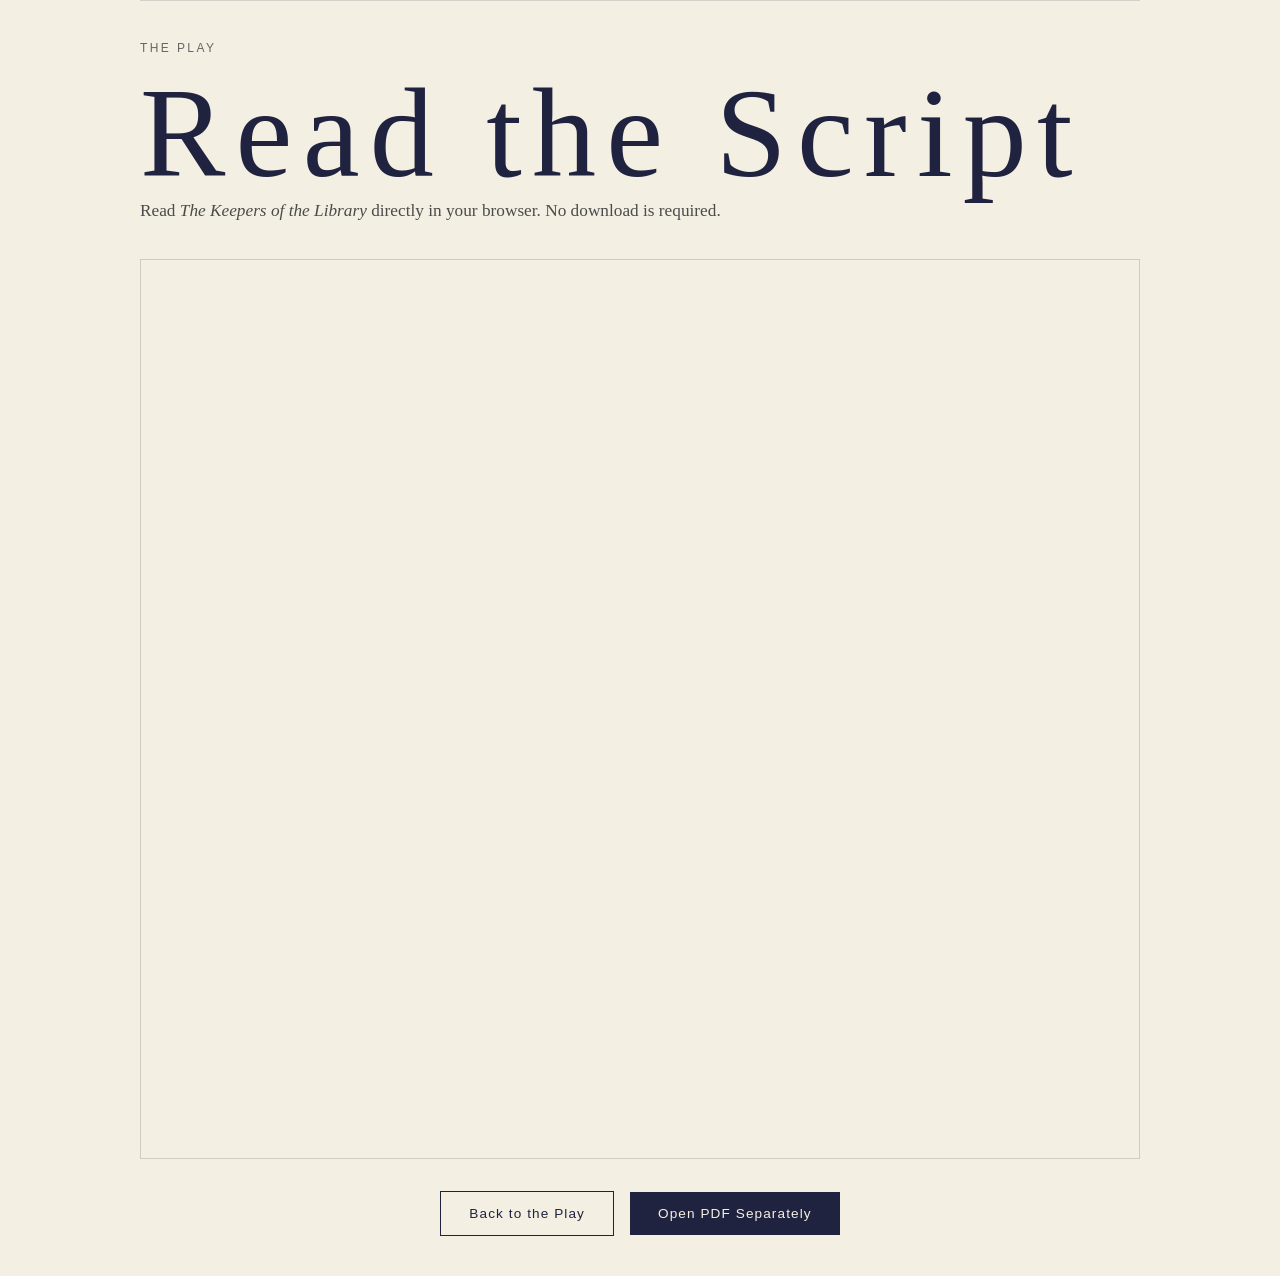
<file: read-script.html>
<!DOCTYPE html>
<html lang="en">
<head>
    <meta charset="UTF-8">
    <meta name="viewport" content="width=device-width, initial-scale=1.0">

<title>Read The Keepers of the Library | One-Act Play Script</title>

<meta name="description" content="Read the complete script of The Keepers of the Library, an original approximately 20-minute English one-act play, with dialogue and stage directions.">

    <link rel="stylesheet" href="style.css">
</head>

<body>

    <main class="content-section">

        <p class="section-label">THE PLAY</p>

        <h1>Read the Script</h1>

        <p>
            Read <em>The Keepers of the Library</em> directly in your
            browser. No download is required.
        </p>

        <div class="script-reader">

            <iframe
                src="assets/documents/The-Keepers-of-the-Library-One-Act-Play.pdf"
                title="The Keepers of the Library - Full Script"
                width="100%"
                height="900">
            </iframe>

        </div>

        <div class="reader-actions">

            <a href="index.html#script"
               class="button secondary">
                Back to the Play
            </a>

            <a href="assets/documents/The-Keepers-of-the-Library-One-Act-Play.pdf"
               class="button primary"
               target="_blank">
                Open PDF Separately
            </a>

        </div>

    </main>

</body>
</html>
</file>
<file: style.css>
* {
    box-sizing: border-box;
    margin: 0;
    padding: 0;
}

body {
    background: #f4efe3;
    color: #252525;
    font-family: Georgia, "Times New Roman", serif;
}

/* HERO */

.hero {
    min-height: 100vh;
    display: flex;
    justify-content: center;
    align-items: center;
    text-align: center;
    padding: 60px 24px;

    background:
        linear-gradient(
            rgba(244, 239, 227, 0.88),
            rgba(244, 239, 227, 0.88)
        ),
        url("assets/images/library.jpg");

    background-size: cover;
    background-position: center;
}

.hero-content {
    max-width: 850px;
}

.eyebrow {
    font-family: Arial, sans-serif;
    font-size: 0.8rem;
    letter-spacing: 0.25em;
    margin-bottom: 25px;
    color: #4a4a4a;
}

h1 {
    font-size: clamp(4rem, 10vw, 8rem);
    letter-spacing: 0.08em;
    font-weight: 500;
    color: #20233f;
    line-height: 0.95;
}

.subtitle {
    font-size: 1.4rem;
    font-style: italic;
    margin-top: 20px;
    color: #555;
}

.tagline {
    margin-top: 45px;
    font-size: clamp(1.5rem, 3vw, 2.3rem);
    line-height: 1.4;
    color: #20233f;
}

.description {
    max-width: 650px;
    margin: 25px auto 0;
    font-size: 1.1rem;
    line-height: 1.8;
    color: #4d4d4d;
}

.details {
    display: flex;
    justify-content: center;
    flex-wrap: wrap;
    gap: 12px;
    margin-top: 30px;

    font-family: Arial, sans-serif;
    font-size: 0.75rem;
    letter-spacing: 0.12em;
    color: #666;
}

.hero-buttons {
    display: flex;
    justify-content: center;
    gap: 15px;
    flex-wrap: wrap;
    margin-top: 40px;
}

.button {
    display: inline-block;
    padding: 14px 28px;
    text-decoration: none;
    font-family: Arial, sans-serif;
    font-size: 0.85rem;
    letter-spacing: 0.08em;
    transition: 0.2s ease;
}

.primary {
    background: #20233f;
    color: #f4efe3;
}

.primary:hover {
    background: #16182c;
}

.secondary {
    border: 1px solid #20233f;
    color: #20233f;
}

.secondary:hover {
    background: #20233f;
    color: #f4efe3;
}


/* OTHER SECTIONS */

main {
    max-width: 1000px;
    margin: auto;
    padding: 80px 24px;
}

section {
    margin-bottom: 100px;
}

section h2 {
    font-size: 2.5rem;
    color: #20233f;
    margin-bottom: 20px;
}

/* CONTENT SECTIONS */

.content-section {
    padding: 40px 0;
    border-top: 1px solid rgba(32, 35, 63, 0.15);
}

.section-label {
    font-family: Arial, sans-serif;
    font-size: 0.75rem;
    letter-spacing: 0.2em;
    color: #666;
    margin-bottom: 18px;
}

.content-section h2 {
    font-size: clamp(2rem, 5vw, 3.2rem);
    font-weight: 500;
    line-height: 1.2;
    margin-bottom: 30px;
}

.content-section > p:not(.section-label) {
    max-width: 750px;
    font-size: 1.08rem;
    line-height: 1.9;
    color: #4b4b4b;
    margin-bottom: 20px;
}


/* CHARACTER CARDS */

.character-grid {
    display: grid;
    grid-template-columns: repeat(3, 1fr);
    gap: 18px;
    margin-top: 35px;
}

.character-card {
    padding: 28px;
    border: 1px solid rgba(32, 35, 63, 0.15);
    background: rgba(255, 255, 255, 0.25);
}

.character-card h3 {
    color: #20233f;
    font-size: 1.3rem;
    margin-bottom: 10px;
}

.character-card p {
    color: #666;
    line-height: 1.6;
}

.secondary-heading {
    margin-top: 70px;
}


/* DOWNLOAD BUTTONS */

.download-buttons {
    display: flex;
    gap: 15px;
    flex-wrap: wrap;
    margin-top: 30px;
}


/* MOBILE */

@media (max-width: 700px) {

    .character-grid {
        grid-template-columns: 1fr;
    }

    .content-section {
        padding: 30px 0;
    }

    .details {
        gap: 8px;
        line-height: 1.8;
    }

}

.author {
    margin-top: 12px;
    font-family: Arial, sans-serif;
    font-size: 0.85rem;
    letter-spacing: 0.08em;
    color: #666;
}

/* PRODUCTION NOTES */

.production-page {
    max-width: 900px;
    margin: 0 auto;
    padding: 70px 24px 100px;
}

.production-header {
    padding: 40px 0 80px;
    border-bottom: 1px solid rgba(32, 35, 63, 0.15);
}

.production-header h1 {
    font-size: clamp(3rem, 8vw, 5.5rem);
    margin-bottom: 25px;
}

.production-intro {
    max-width: 650px;
    font-size: 1.1rem;
    line-height: 1.8;
    color: #555;
    margin-bottom: 30px;
}

.production-page .content-section {
    padding: 65px 0;
}

.production-page .content-section h2 {
    margin-bottom: 30px;
}

.production-page .content-section h3 {
    color: #20233f;
    font-size: 1.25rem;
    margin-top: 35px;
    margin-bottom: 12px;
}

.production-page .content-section p {
    max-width: 760px;
    font-size: 1.05rem;
    line-height: 1.85;
    color: #4b4b4b;
    margin-bottom: 20px;
}

.production-page ul,
.production-page ol {
    max-width: 760px;
    padding-left: 25px;
    margin: 15px 0 25px;
}

.production-page li {
    margin-bottom: 10px;
    line-height: 1.7;
    color: #4b4b4b;
}

.production-page blockquote {
    max-width: 700px;
    margin: 20px 0;
    padding: 18px 25px;
    border-left: 3px solid #20233f;
    font-style: italic;
    color: #20233f;
    background: rgba(255, 255, 255, 0.25);
}

.production-footer {
    text-align: center;
    padding-top: 40px;
}
.stage-layout-image {
    margin: 2.5rem auto;
    text-align: center;
}

.stage-layout-image img {
    display: block;
    width: 90%;
    max-width: 900px;
    height: auto;
    margin: 0 auto;
}
.script-reader {
    width: 100%;
    max-width: 1000px;
    margin: 2rem auto;
}

.script-reader iframe {
    display: block;
    width: 100%;
    height: 900px;
    border: 1px solid rgba(0, 0, 0, 0.15);
}

.reader-actions {
    display: flex;
    justify-content: center;
    align-items: center;
    gap: 1rem;
    flex-wrap: wrap;
    margin-top: 2rem;
}
.author-links {
    display: flex;
    flex-direction: column;
    align-items: flex-start;
    gap: 14px;
    margin-top: 24px;
}

.author-social-links {
    display: flex;
    flex-wrap: wrap;
    justify-content: flex-start;
    gap: 10px;
}
</file>
